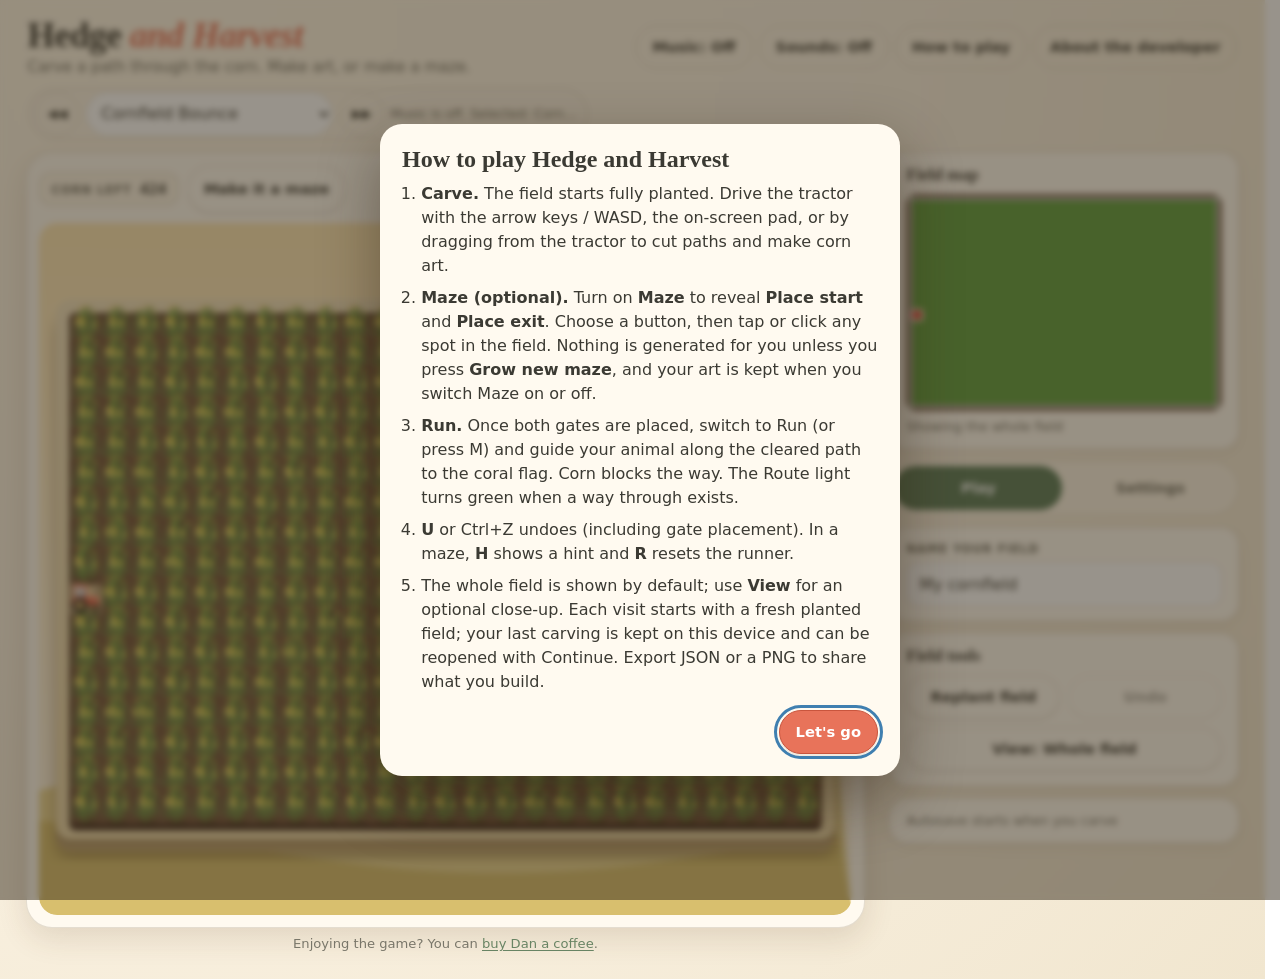
<file: index.html>
<!doctype html>
<html lang="en">
<head>
<meta charset="utf-8">
<meta name="viewport" content="width=device-width, initial-scale=1, viewport-fit=cover">
<meta name="description" content="Hedge and Harvest: drive the tractor through the corn to make corn art, or turn it into a maze and run your animal to the flag.">
<meta name="theme-color" content="#5a7a58">
<title>Hedge and Harvest</title>
<link rel="icon" href="favicon.svg" type="image/svg+xml">
<link rel="stylesheet" href="styles.css">
</head>
<body data-season="summer" data-mode="carve" data-purpose="art">
<div class="app">
  <header class="topbar">
    <div class="brand">
      <h1>Hedge <em>and Harvest</em></h1>
      <p class="tagline">Carve a path through the corn. Make art, or make a maze.</p>
    </div>
    <div class="top-actions">
      <button id="btn-music" class="btn ghost tog" type="button" aria-pressed="false">Music: Off</button>
      <button id="btn-sfx" class="btn ghost tog" type="button" aria-pressed="false">Sounds: Off</button>
      <button id="btn-help" class="btn ghost" type="button">How to play</button>
      <a id="about-developer" class="btn ghost" href="https://appsbydan.com" target="_blank" rel="noopener noreferrer">About the developer</a>
    </div>
    <div id="now-playing-bar" class="now-bar" role="group" aria-label="Music player">
      <button id="music-prev" class="btn ghost now-skip" type="button" aria-label="Previous song">&#9664;&#9664;</button>
      <select id="music-track" class="text now-select" aria-label="Song"></select>
      <button id="music-next" class="btn ghost now-skip" type="button" aria-label="Next song">&#9654;&#9654;</button>
      <span id="now-playing" class="now-status" role="status" aria-live="polite"></span>
    </div>
    <p id="audio-note" class="audio-note" role="status" hidden>Sound isn't available in this browser.</p>
  </header>

  <main class="layout">
    <div class="stage-col">
    <section class="stage" aria-label="Cornfield play area">
      <div class="field-toolbar" id="field-toolbar" role="group" aria-label="Field tools">
        <div class="hud" aria-label="Game status">
          <div class="stat maze-only"><span class="label">Time</span><b id="hud-time">0:00</b></div>
          <div class="stat maze-only"><span class="label">Steps</span><b id="hud-moves">0</b></div>
          <div class="stat"><span class="label">Corn left</span><b id="hud-corn">0</b></div>
          <div class="stat route maze-only" data-ok="0"><span class="label">Route</span><b id="hud-route">Place gates</b></div>
        </div>
        <button id="btn-maze" class="btn tog" type="button" aria-pressed="false">Make it a maze</button>
        <details id="maze-menu" class="menu maze-only">
          <summary id="maze-summary" class="btn">Maze options</summary>
          <div class="menu-panel menu-left" id="maze-panel">
            <div class="mode-switch" id="mode-group" role="group" aria-label="Mode">
              <button id="mode-carve" data-mode="carve" type="button" aria-pressed="true">Carve</button>
              <button id="mode-run" data-mode="run" type="button" aria-pressed="false" disabled>Run</button>
            </div>
            <p class="gate-status" id="gate-status" role="status">Start not placed. Exit not placed. Place both to run.</p>
            <button id="btn-place-start" class="btn" type="button" aria-pressed="false">Place start</button>
            <button id="btn-place-exit" class="btn" type="button" aria-pressed="false">Place exit</button>
            <button id="btn-generate" class="btn" type="button">Grow new maze</button>
            <button id="btn-hint" class="btn" type="button">Hint</button>
            <button id="btn-reset" class="btn" type="button">Reset runner</button>
          </div>
        </details>
        <details id="share-menu" class="menu">
          <summary id="share-summary" class="btn">Share / Export</summary>
          <div class="menu-panel menu-right">
            <button id="btn-export-json" class="btn" type="button">Export JSON</button>
            <button id="btn-import" class="btn" type="button">Import JSON</button>
            <button id="btn-png" class="btn" type="button">Save picture (PNG)</button>
          </div>
        </details>
      </div>

      <div class="canvas-wrap">
        <canvas id="field" tabindex="0" role="application"
          aria-label="Cornfield art field. Arrow keys or WASD drive the tractor and carve corn. U undoes."></canvas>

        <div class="win" id="win" role="dialog" aria-live="polite" aria-labelledby="win-title" hidden>
          <h2 id="win-title">Harvest home!</h2>
          <p id="win-text"></p>
          <dl class="win-stats">
            <div><dt>Time</dt><dd id="win-time">0:00</dd></div>
            <div><dt>Steps</dt><dd id="win-moves">0</dd></div>
            <div><dt>Best</dt><dd id="win-best">-</dd></div>
          </dl>
          <div class="win-actions">
            <button id="win-again" class="btn primary" type="button">Run it again</button>
            <button id="win-new" class="btn" type="button">Grow a new maze</button>
            <button id="win-share" class="btn ghost" type="button">Share</button>
          </div>
          <p class="support">Enjoying the game? You can <a class="support-link" data-placement="completed" href="https://buymeacoffee.com/AppsbyDan" target="_blank" rel="noopener noreferrer">buy Dan a coffee</a>.</p>
        </div>

        <div class="toast" id="toast" role="status" aria-live="polite"></div>
      </div>

      <div class="dpad" id="dpad" aria-label="Touch controls">
        <button class="dpad-btn up" data-dx="0" data-dy="-1" type="button" aria-label="Up">&#9650;</button>
        <button class="dpad-btn left" data-dx="-1" data-dy="0" type="button" aria-label="Left">&#9664;</button>
        <button class="dpad-btn right" data-dx="1" data-dy="0" type="button" aria-label="Right">&#9654;</button>
        <button class="dpad-btn down" data-dx="0" data-dy="1" type="button" aria-label="Down">&#9660;</button>
        <button id="btn-undo2" class="btn dpad-undo" type="button">Undo</button>
      </div>
    </section>
    <div id="field-support">
      <p class="note support support-main">Enjoying the game? You can <a class="support-link" data-placement="main" href="https://buymeacoffee.com/AppsbyDan" target="_blank" rel="noopener noreferrer">buy Dan a coffee</a>.</p>
      <p class="note support" id="loaded-support" hidden>Enjoying the game? You can <a class="support-link" data-placement="loaded" href="https://buymeacoffee.com/AppsbyDan" target="_blank" rel="noopener noreferrer">buy Dan a coffee</a>.</p>
    </div>
    </div>

    <aside class="panel" aria-label="Field settings">
      <section class="card minimap-card" aria-labelledby="minimap-title">
        <h2 id="minimap-title">Field map</h2>
        <canvas id="minimap" role="img" aria-label="Map of the whole field showing the visible area and the active character"></canvas>
        <p class="note" id="minimap-note">Showing the whole field</p>
      </section>

      <div class="tabs" id="sidebar-tabs" role="tablist" aria-label="Sidebar sections">
        <button type="button" role="tab" id="tab-play" aria-controls="panel-play" aria-selected="true" tabindex="0">Play</button>
        <button type="button" role="tab" id="tab-settings" aria-controls="panel-settings" aria-selected="false" tabindex="-1">Settings</button>
      </div>

      <div class="tabpanel" id="panel-play" role="tabpanel" aria-labelledby="tab-play">
      <section class="card" id="resume-card" aria-labelledby="resume-title" hidden>
        <h2 id="resume-title">Saved field</h2>
        <button id="btn-resume" class="btn wide" type="button">Continue saved field</button>
        <p class="note">Each visit starts with a fresh planted field. Starting a new carving keeps only your last field.</p>
      </section>

      <section class="card">
        <label class="label" for="creation-name">Name your field</label>
        <input id="creation-name" class="text" type="text" maxlength="40" autocomplete="off" spellcheck="false">
      </section>

      <section class="card">
        <h2>Field tools</h2>
        <div class="grid2">
          <button id="btn-replant" class="btn" type="button">Replant field</button>
          <button id="btn-undo" class="btn" type="button">Undo</button>
          <button id="btn-view" class="btn wide" type="button" aria-pressed="false">View: Whole field</button>
        </div>
      </section>

      <section class="card" aria-label="Save status">
        <p class="note" id="save-status">Autosave on</p>
      </section>
      </div>

      <div class="tabpanel" id="panel-settings" role="tabpanel" aria-labelledby="tab-settings" hidden>
      <section class="card">
        <h2>Field size</h2>
        <div class="seg" id="size-group" role="group" aria-label="Field size">
          <button type="button" data-size="small" aria-pressed="false"><span>Cozy plot</span><small>15 &times; 11</small></button>
          <button type="button" data-size="medium" aria-pressed="true"><span>Family farm</span><small>25 &times; 17</small></button>
          <button type="button" data-size="large" aria-pressed="false"><span>Great field</span><small>35 &times; 23</small></button>
          <button type="button" data-size="expansive" aria-pressed="false"><span>Wide acres</span><small>69 &times; 35</small></button>
          <button type="button" data-size="grand" aria-pressed="false"><span>Grand estate</span><small>105 &times; 69</small></button>
          <button type="button" data-size="vast" aria-pressed="false"><span>Harvest country</span><small>207 &times; 105</small></button>
        </div>
      </section>

      <section class="card">
        <h2>Season</h2>
        <div class="seasons" id="season-group" role="group" aria-label="Season">
          <button type="button" data-season="spring" aria-pressed="false"><i class="dot spring"></i>Spring</button>
          <button type="button" data-season="summer" aria-pressed="true"><i class="dot summer"></i>Summer</button>
          <button type="button" data-season="autumn" aria-pressed="false"><i class="dot autumn"></i>Autumn</button>
          <button type="button" data-season="winter" aria-pressed="false"><i class="dot winter"></i>Winter</button>
        </div>
      </section>

      <section class="card">
        <h2>Your runner</h2>
        <div class="animals" id="animal-group" role="group" aria-label="Runner animal">
          <button type="button" data-animal="dog" aria-pressed="true" aria-label="Dog"><canvas aria-hidden="true"></canvas><span>Dog</span></button>
          <button type="button" data-animal="cat" aria-pressed="false" aria-label="Cat"><canvas aria-hidden="true"></canvas><span>Cat</span></button>
          <button type="button" data-animal="cow" aria-pressed="false" aria-label="Cow"><canvas aria-hidden="true"></canvas><span>Cow</span></button>
          <button type="button" data-animal="horse" aria-pressed="false" aria-label="Horse"><canvas aria-hidden="true"></canvas><span>Horse</span></button>
          <button type="button" data-animal="pig" aria-pressed="false" aria-label="Pig"><canvas aria-hidden="true"></canvas><span>Pig</span></button>
          <button type="button" data-animal="chicken" aria-pressed="false" aria-label="Chicken"><canvas aria-hidden="true"></canvas><span>Chicken</span></button>
        </div>
      </section>

      <section class="card" aria-labelledby="motion-title">
        <h2 id="motion-title">Motion</h2>
        <label class="label" for="motion-mode">Running and swaying corn</label>
        <select id="motion-mode" class="text">
          <option value="device">Follow my device</option>
          <option value="full">Full motion</option>
          <option value="reduced">Reduced motion</option>
        </select>
        <p class="note" id="motion-note" role="status" aria-live="polite"></p>
      </section>

      <section class="card" aria-labelledby="music-title">
        <h2 id="music-title">Music</h2>
        <label class="check" for="music-rotate"><input id="music-rotate" type="checkbox" checked> Auto rotate songs (about every minute)</label>
        <p class="note">Pick songs and skip with the player at the top of the page.</p>
      </section>

      <p class="note support support-settings">Enjoying the game? You can <a class="support-link" data-placement="settings" href="https://buymeacoffee.com/AppsbyDan" target="_blank" rel="noopener noreferrer">buy Dan a coffee</a>.</p>
      </div>
    </aside>
  </main>
</div>

<div class="modal" id="modal-help" hidden>
  <div class="modal-backdrop" data-close></div>
  <div class="modal-card" role="dialog" aria-modal="true" aria-labelledby="help-title">
    <h2 id="help-title">How to play Hedge and Harvest</h2>
    <ol class="help">
      <li><b>Carve.</b> The field starts fully planted. Drive the tractor with the arrow keys / WASD, the on-screen pad, or by dragging from the tractor to cut paths and make corn art.</li>
      <li><b>Maze (optional).</b> Turn on <b>Maze</b> to reveal <b>Place start</b> and <b>Place exit</b>. Choose a button, then tap or click any spot in the field. Nothing is generated for you unless you press <b>Grow new maze</b>, and your art is kept when you switch Maze on or off.</li>
      <li><b>Run.</b> Once both gates are placed, switch to Run (or press M) and guide your animal along the cleared path to the coral flag. Corn blocks the way. The Route light turns green when a way through exists.</li>
      <li><b>U</b> or Ctrl+Z undoes (including gate placement). In a maze, <b>H</b> shows a hint and <b>R</b> resets the runner.</li>
      <li>The whole field is shown by default; use <b>View</b> for an optional close-up. Each visit starts with a fresh planted field; your last carving is kept on this device and can be reopened with Continue. Export JSON or a PNG to share what you build.</li>
    </ol>
    <div class="modal-actions"><button class="btn primary" type="button" data-close data-autofocus>Let's go</button></div>
  </div>
</div>

<div class="modal" id="modal-confirm" hidden>
  <div class="modal-backdrop" data-close></div>
  <div class="modal-card" role="alertdialog" aria-modal="true" aria-labelledby="confirm-title" aria-describedby="confirm-body">
    <h2 id="confirm-title"></h2>
    <p id="confirm-body"></p>
    <div class="modal-actions">
      <button class="btn" type="button" data-close data-autofocus>Keep my field</button>
      <button id="confirm-ok" class="btn danger" type="button"></button>
    </div>
  </div>
</div>

<div class="modal" id="modal-share" hidden>
  <div class="modal-backdrop" data-close></div>
  <div class="modal-card" role="dialog" aria-modal="true" aria-labelledby="share-title">
    <h2 id="share-title">Export your field</h2>
    <p id="share-note" class="note"></p>
    <label class="label" for="share-text">Creation data (JSON)</label>
    <textarea id="share-text" class="text mono" rows="8" readonly spellcheck="false"></textarea>
    <p class="note support">Enjoying the game? You can <a class="support-link" data-placement="shared" href="https://buymeacoffee.com/AppsbyDan" target="_blank" rel="noopener noreferrer">buy Dan a coffee</a>.</p>
    <div class="modal-actions">
      <button class="btn" type="button" data-close>Close</button>
      <button id="share-copy" class="btn" type="button">Copy</button>
      <button id="share-download" class="btn primary" type="button" data-autofocus>Download .json</button>
    </div>
  </div>
</div>

<div class="modal" id="modal-import" hidden>
  <div class="modal-backdrop" data-close></div>
  <div class="modal-card" role="dialog" aria-modal="true" aria-labelledby="import-title">
    <h2 id="import-title">Import a field</h2>
    <p class="note">Paste creation JSON or choose a file. Only field data is read; nothing is ever run.</p>
    <label class="label" for="import-file">Choose a .json file</label>
    <input id="import-file" class="text" type="file" accept=".json,application/json,text/plain">
    <label class="label" for="import-text">Or paste it here</label>
    <textarea id="import-text" class="text mono" rows="7" spellcheck="false" data-autofocus></textarea>
    <p id="import-error" class="error" role="alert"></p>
    <div class="modal-actions">
      <button class="btn" type="button" data-close>Cancel</button>
      <button id="import-load" class="btn primary" type="button">Load field</button>
    </div>
  </div>
</div>

<script src="audio.js"></script>
<script src="game.js"></script>
</body>
</html>
</file>
<file: styles.css>
:root {
  --cream: #fbf3e4;
  --paper: #fffaf0;
  --sage: #8fa98a;
  --sage-deep: #5a7a58;
  --coral: #e8735a;
  --coral-deep: #c9553d;
  --ink: #3b3a33;
  --muted: #6d6b5f;
  --line: rgba(90, 70, 40, 0.16);
  --shadow: 0 10px 30px rgba(90, 60, 30, 0.14);
  --radius: 18px;
  --serif: Georgia, "Iowan Old Style", "Times New Roman", serif;
  --sans: system-ui, -apple-system, "Segoe UI", Roboto, sans-serif;
}

* { box-sizing: border-box; }
[hidden] { display: none !important; }

html, body { margin: 0; padding: 0; }
body {
  font-family: var(--sans);
  color: var(--ink);
  background: radial-gradient(circle at 15% 0%, #fff7e6 0, var(--cream) 45%, #f1e6cf 100%);
  min-height: 100vh;
  min-height: 100dvh;
  -webkit-text-size-adjust: 100%;
}

.app { max-width: 1500px; margin: 0 auto; padding: 14px clamp(12px, 2vw, 28px) 28px; }

.topbar { display: flex; align-items: center; justify-content: space-between; gap: 12px; padding: 4px 2px 12px; }
.brand h1 { margin: 0; font: 700 clamp(1.5rem, 3.2vw, 2.2rem)/1.05 var(--serif); letter-spacing: -0.01em; }
.brand h1 em { color: var(--coral); font-style: italic; }
.tagline { margin: 3px 0 0; color: var(--muted); font-size: 0.95rem; }

/* buttons */
.btn {
  font: 600 0.92rem/1 var(--sans);
  color: var(--ink);
  background: var(--paper);
  border: 1.5px solid var(--line);
  border-radius: 999px;
  padding: 11px 16px;
  min-height: 44px;
  cursor: pointer;
  box-shadow: 0 2px 0 rgba(90, 60, 30, 0.08);
  transition: transform 0.08s, background 0.15s, box-shadow 0.15s;
}
.btn:hover { background: #fff; }
.btn:active { transform: translateY(1px); box-shadow: none; }
.btn:disabled { opacity: 0.45; cursor: not-allowed; }
.btn.primary { background: var(--coral); color: #fff; border-color: var(--coral-deep); }
.btn.primary:hover { background: var(--coral-deep); }
.btn.danger { background: #b4432f; color: #fff; border-color: #8f3322; }
.btn.ghost { background: transparent; box-shadow: none; }
.top-actions { display: flex; flex-wrap: wrap; justify-content: flex-end; gap: 6px; }
.btn.tog[aria-pressed="true"] { background: var(--sage-deep, #5b8a5b); color: #fff; }
/* top music bar (not sticky: it never covers the touch pad) */
.topbar { flex-wrap: wrap; }
.now-bar {
  display: flex; align-items: center; gap: 6px; flex: 1 1 340px; max-width: 560px; min-width: 0;
  background: var(--cream); border: 1.5px solid var(--line); border-radius: 999px; padding: 3px 6px;
}
.now-bar .now-skip { padding: 0 12px; min-width: 44px; font-size: 0.8rem; }
.now-bar .now-select { flex: 1 1 120px; min-width: 170px; margin: 0; padding: 8px 10px; border-radius: 999px; text-overflow: ellipsis; }
.now-status { flex: 0 1 190px; min-width: 0; font-size: 0.8rem; color: var(--muted); white-space: nowrap; overflow: hidden; text-overflow: ellipsis; }
.support { font-size: 0.78rem; color: var(--muted); opacity: 0.9; }
.support-link { color: var(--sage-deep); text-decoration: underline; text-underline-offset: 2px; }
.support-link:hover { color: var(--coral-deep); }
.win .support { margin: 14px 0 0; }
.tabpanel > .support { grid-column: 1 / -1; margin: 0; text-align: center; }
.audio-note { flex-basis: 100%; margin: 0; font-size: 0.85rem; opacity: 0.8; }
.btn.wide { grid-column: 1 / -1; }
button:focus-visible, input:focus-visible, textarea:focus-visible, canvas:focus-visible {
  outline: 3px solid #3f7fb0; outline-offset: 2px;
}

/* layout */
.layout { display: grid; grid-template-columns: minmax(0, 1fr) 350px; gap: clamp(12px, 2vw, 24px); align-items: start; }

.stage {
  position: relative;
  display: flex; flex-direction: column; gap: 10px;
  background: var(--paper);
  border: 1.5px solid var(--line);
  border-radius: 26px;
  padding: 12px;
  box-shadow: var(--shadow);
  height: calc(100vh - 124px);
  height: calc(100dvh - 124px);
  min-height: 460px;
}
.hud { display: flex; flex-wrap: wrap; gap: 8px; padding-right: 150px; }
.stat {
  display: flex; align-items: baseline; gap: 8px;
  background: var(--cream); border: 1px solid var(--line); border-radius: 12px; padding: 7px 12px;
}
.stat b { font: 700 1.1rem/1 var(--serif); font-variant-numeric: tabular-nums; }
.label { display: block; font-size: 0.72rem; letter-spacing: 0.08em; text-transform: uppercase; color: var(--muted); font-weight: 700; }
.stat.route[data-ok="1"] { background: #e3efdd; border-color: #a7c79e; }
.stat.route[data-ok="1"] b { color: var(--sage-deep); }
.stat.route[data-ok="0"] b { color: var(--coral-deep); }

.mode-switch {
  position: absolute; top: 12px; right: 12px; z-index: 2;
  display: flex; background: var(--cream); border: 1.5px solid var(--line); border-radius: 999px; padding: 3px;
}
.mode-switch button {
  font: 700 0.9rem/1 var(--sans); border: 0; background: transparent; color: var(--muted);
  padding: 10px 18px; min-height: 40px; border-radius: 999px; cursor: pointer;
}
.mode-switch button[aria-pressed="true"] { background: var(--sage-deep); color: #fff; }
body[data-mode="run"] .mode-switch button[aria-pressed="true"] { background: var(--coral); }

.canvas-wrap { position: relative; flex: 1; min-height: 0; border-radius: 18px; overflow: hidden; }
#field { display: block; width: 100%; height: 100%; touch-action: none; border-radius: 18px; cursor: crosshair; user-select: none; -webkit-user-select: none; }

.toast {
  position: absolute; left: 50%; bottom: 14px; transform: translate(-50%, 10px);
  background: rgba(59, 58, 51, 0.92); color: #fff; padding: 9px 16px; border-radius: 999px;
  font-size: 0.9rem; opacity: 0; pointer-events: none; transition: opacity 0.2s, transform 0.2s; max-width: 90%; text-align: center;
}
.toast.show { opacity: 1; transform: translate(-50%, 0); }

.win {
  position: absolute; inset: 0; margin: auto; width: min(420px, 90%); height: fit-content;
  background: var(--paper); border: 2px solid var(--coral); border-radius: 24px; padding: 22px;
  text-align: center; box-shadow: 0 20px 50px rgba(60, 40, 20, 0.3);
}
.win h2 { margin: 0 0 6px; font: 700 1.8rem/1.1 var(--serif); color: var(--coral-deep); }
.win p { margin: 0 0 14px; color: var(--muted); }
.win-stats { display: flex; justify-content: center; gap: 22px; margin: 0 0 16px; }
.win-stats dt { font-size: 0.7rem; letter-spacing: 0.08em; text-transform: uppercase; color: var(--muted); font-weight: 700; }
.win-stats dd { margin: 2px 0 0; font: 700 1.3rem/1 var(--serif); }
.win-actions { display: flex; flex-wrap: wrap; gap: 8px; justify-content: center; }

/* touch pad */
.dpad {
  display: none; grid-template-columns: repeat(3, 62px); grid-template-rows: repeat(2, 56px); gap: 6px;
  justify-content: center; align-items: center; padding-top: 2px;
  grid-template-areas: ". up undo" "left down right";
}
.dpad-btn {
  min-width: 48px; min-height: 48px;
  font-size: 1.2rem; color: var(--sage-deep); background: var(--cream); border: 1.5px solid var(--line);
  border-radius: 16px; cursor: pointer; touch-action: none; user-select: none; -webkit-user-select: none;
  -webkit-touch-callout: none; -webkit-tap-highlight-color: transparent;
  box-shadow: 0 3px 0 rgba(90, 60, 30, 0.12);
}
.dpad-btn:active { transform: translateY(2px); box-shadow: none; background: #e3efdd; }
.dpad-btn.up { grid-area: up; } .dpad-btn.down { grid-area: down; }
.dpad-btn.left { grid-area: left; } .dpad-btn.right { grid-area: right; }
.dpad-undo { grid-area: undo; padding: 0; }

/* panel */
html { scrollbar-gutter: stable; } /* tab switches never change the stage width */
.panel { display: flex; flex-direction: column; gap: 12px; }
.tabpanel { display: flex; flex-direction: column; gap: 12px; }
.minimap-card h2 { margin-bottom: 8px; }
.minimap-card .note { margin-top: 8px; }
#minimap { display: block; width: 100%; max-width: 340px; height: auto; margin: 0 auto; border-radius: 10px; image-rendering: pixelated; }
.tabs { display: grid; grid-template-columns: 1fr 1fr; gap: 4px; padding: 4px; background: var(--cream); border: 1.5px solid var(--line); border-radius: 999px; }
.tabs [role="tab"] {
  font: 700 0.92rem/1 var(--sans); color: var(--muted); background: transparent; border: 0; border-radius: 999px;
  padding: 10px 14px; min-height: 44px; cursor: pointer;
}
.tabs [role="tab"][aria-selected="true"] { background: var(--sage-deep); color: #fff; }
.card {
  background: var(--paper); border: 1.5px solid var(--line); border-radius: var(--radius); padding: 14px 16px;
  box-shadow: 0 4px 14px rgba(90, 60, 30, 0.07);
}
.card h2 { margin: 0 0 10px; font: 700 1.05rem/1 var(--serif); }
.text {
  width: 100%; font: 500 1rem var(--sans); color: var(--ink); background: #fff; border: 1.5px solid var(--line);
  border-radius: 12px; padding: 10px 12px; margin-top: 6px; min-height: 44px;
}
select.text { cursor: pointer; }
.check { display: flex; gap: 10px; align-items: center; margin-top: 12px; font-size: 0.92rem; cursor: pointer; min-height: 44px; }
.check input { width: 20px; height: 20px; accent-color: var(--sage-deep); }
.text.mono { font: 0.82rem/1.4 ui-monospace, Menlo, Consolas, monospace; resize: vertical; }
.grid2 { display: grid; grid-template-columns: 1fr 1fr; gap: 8px; }
.note { margin: 10px 0 0; font-size: 0.82rem; color: var(--muted); }
.error { min-height: 1.3em; margin: 8px 0 0; color: #b4432f; font-weight: 600; font-size: 0.9rem; }

.seg { display: grid; grid-template-columns: repeat(3, 1fr); gap: 8px; }
.seg button {
  display: flex; flex-direction: column; gap: 3px; align-items: center; padding: 10px 4px; min-height: 52px;
  font: 700 0.85rem/1.1 var(--sans); color: var(--ink); background: var(--cream); border: 1.5px solid var(--line);
  border-radius: 14px; cursor: pointer; text-align: center;
}
.seg small { font-weight: 500; color: var(--muted); font-size: 0.75rem; }
.seg button[aria-pressed="true"], .seasons button[aria-pressed="true"], .animals button[aria-pressed="true"] {
  border-color: var(--sage-deep); background: #e3efdd; box-shadow: inset 0 0 0 1.5px var(--sage-deep);
}

.seasons { display: grid; grid-template-columns: 1fr 1fr; gap: 8px; }
.seasons button {
  display: flex; align-items: center; gap: 8px; padding: 10px 12px; min-height: 44px;
  font: 700 0.9rem/1 var(--sans); color: var(--ink); background: var(--cream); border: 1.5px solid var(--line);
  border-radius: 14px; cursor: pointer;
}
.dot { width: 16px; height: 16px; border-radius: 50%; display: inline-block; border: 1.5px solid rgba(0, 0, 0, 0.12); }
.dot.spring { background: #aed26f; } .dot.summer { background: #ebbc4d; } .dot.autumn { background: #dc8439; } .dot.winter { background: #dbe6f0; }

.animals { display: grid; grid-template-columns: repeat(3, 1fr); gap: 8px; }
.animals button {
  display: flex; flex-direction: column; align-items: center; gap: 2px; padding: 6px 4px 7px; min-height: 76px;
  font: 700 0.78rem/1 var(--sans); color: var(--ink); background: var(--cream); border: 1.5px solid var(--line);
  border-radius: 14px; cursor: pointer;
}
.animals canvas { width: 44px; height: 44px; }

/* modals */
.modal { position: fixed; inset: 0; z-index: 50; display: grid; place-items: center; padding: 16px; }
.modal-backdrop { position: absolute; inset: 0; background: rgba(50, 40, 25, 0.5); backdrop-filter: blur(3px); }
.modal-card {
  position: relative; width: min(520px, 100%); max-height: calc(100vh - 32px); overflow: auto;
  background: var(--paper); border-radius: 22px; padding: 22px; box-shadow: 0 24px 60px rgba(40, 25, 10, 0.4);
}
.modal-card h2 { margin: 0 0 10px; font: 700 1.5rem/1.1 var(--serif); }
.modal-card p { margin-top: 0; line-height: 1.45; }
.modal-card .label { margin-top: 12px; }
.help { padding-left: 1.2em; line-height: 1.5; margin: 0 0 6px; }
.help li { margin-bottom: 8px; }
.modal-actions { display: flex; flex-wrap: wrap; gap: 8px; justify-content: flex-end; margin-top: 16px; }

/* art is the default; maze-only controls appear when Maze is on */
body[data-purpose="art"] .maze-only { display: none; }
.btn[aria-pressed="true"]:not(.tog) { box-shadow: inset 0 0 0 2px var(--sage-deep); background: #e3efdd; }
.mode-switch button:disabled { opacity: 0.45; cursor: not-allowed; }
.gate-status { margin: 8px 0 0; font-size: 0.85rem; color: var(--muted); min-height: 2.4em; }

/* seasonal tint on page chrome */
body[data-season="spring"] { --sage-deep: #4f8a54; }
body[data-season="autumn"] { --sage-deep: #8a6a3a; }
body[data-season="winter"] { --sage-deep: #4e7a96; }

/* tablets and phones */
@media (max-width: 960px) {
  .layout { grid-template-columns: 1fr; }
  .stage { height: auto; min-height: 0; }
  .canvas-wrap { flex: none; height: min(66vh, 118vw); height: min(66dvh, 118vw); min-height: 300px; }
  .hud { padding-right: 0; margin-top: 46px; }
  .tabpanel { display: grid; grid-template-columns: 1fr 1fr; gap: 12px; }
  .tabpanel .card:first-child { grid-column: 1 / -1; }
}
@media (max-width: 960px), (pointer: coarse) {
  .dpad { display: grid; }
}
@media (max-width: 620px) {
  .app { padding: 8px 8px 24px; }
  .tagline { display: none; }
  .topbar { gap: 6px; padding-bottom: 8px; }
  .top-actions { justify-content: flex-start; }
  .top-actions .btn { padding-left: 10px; padding-right: 10px; font-size: 0.85rem; min-height: 40px; }
  .now-bar { flex-basis: 100%; max-width: none; flex-wrap: wrap; border-radius: 22px; }
  .now-bar .now-skip { min-height: 40px; }
  .now-bar .now-select { font-size: 16px; min-height: 40px; }   /* 16px keeps iOS from zooming the page on focus */
  .now-status { flex-basis: 100%; padding: 0 8px 4px; }
  .stage { padding: 8px; border-radius: 20px; }
  .tabpanel { grid-template-columns: 1fr; }
  .stat { padding: 6px 9px; gap: 6px; }
  .hud { gap: 5px; }
  .canvas-wrap { height: min(46vh, calc(100vh - 440px)); height: min(46svh, calc(100svh - 440px)); min-height: 200px; }
  .win { padding: 16px; }
}
@media (prefers-reduced-motion: reduce) {
  .toast, .btn { transition: none; }
}

/* field toolbar (top border of the stage) */
.stage-col { display: flex; flex-direction: column; gap: 8px; min-width: 0; }
.card > .note:first-child { margin-top: 0; }
.field-toolbar { position: relative; z-index: 6; display: flex; flex-wrap: wrap; align-items: center; gap: 8px; }
.field-toolbar .hud { padding-right: 0; margin: 0; }
.field-toolbar .btn { min-height: 48px; }
.field-toolbar .mode-switch { position: static; }
.field-toolbar .mode-switch button { min-height: 48px; }
.field-toolbar .menu { display: block; }
#share-menu { margin-left: auto; }
.menu > summary { list-style: none; display: flex; align-items: center; cursor: pointer; user-select: none; -webkit-user-select: none; }
.menu > summary::-webkit-details-marker { display: none; }
.menu > summary::after { content: "\25BE"; margin-left: 8px; font-size: 0.8em; }
.menu[open] > summary { background: #e3efdd; box-shadow: inset 0 0 0 2px var(--sage-deep); }
.menu > summary:focus-visible { outline: 3px solid #3f7fb0; outline-offset: 2px; }
.menu-panel {
  max-height: min(460px, 50svh); overflow-y: auto;
  position: absolute; top: calc(100% + 6px); z-index: 20; width: min(300px, 100%);
  display: flex; flex-direction: column; gap: 6px; padding: 8px;
  background: var(--paper); border: 1.5px solid var(--line); border-radius: 18px; box-shadow: var(--shadow);
}
.menu-left { left: 0; }
.menu-right { right: 0; }
.menu-panel .btn { width: 100%; min-height: 48px; text-align: center; }
.menu-panel .mode-switch { align-self: stretch; }
.menu-panel .mode-switch button { flex: 1; }
.menu-panel .gate-status { margin: 0; min-height: 0; padding: 0 4px; font-size: 0.85rem; }
body[data-purpose="maze"] .hud { display: none; }
#field-support { text-align: center; }
#field-support .support { margin: 0; }
.top-actions a.btn { display: inline-flex; align-items: center; text-decoration: none; }
@media (max-width: 620px) {
  .field-toolbar { gap: 6px; flex-wrap: nowrap; }
  .field-toolbar .btn { padding-left: 9px; padding-right: 9px; font-size: 0.8rem; white-space: nowrap; }
  .field-toolbar .stat { padding: 4px 7px; }
  .menu > summary::after { margin-left: 4px; }
  .top-actions .btn { min-height: 48px; }
  .canvas-wrap { height: min(38svh, calc(100svh - 540px)); min-height: 160px; }
  .dpad { grid-template-rows: repeat(2, 50px); gap: 4px; }
}
@media (max-width: 360px) {
  /* Narrow phones wrap art tools; share the same vertical budget but reserve less canvas height. */
  .now-bar .now-select { min-width: 0; }
  .field-toolbar { flex-wrap: wrap; }
  .canvas-wrap { height: min(34svh, calc(100svh - 540px)); min-height: 140px; }
}
</file>
